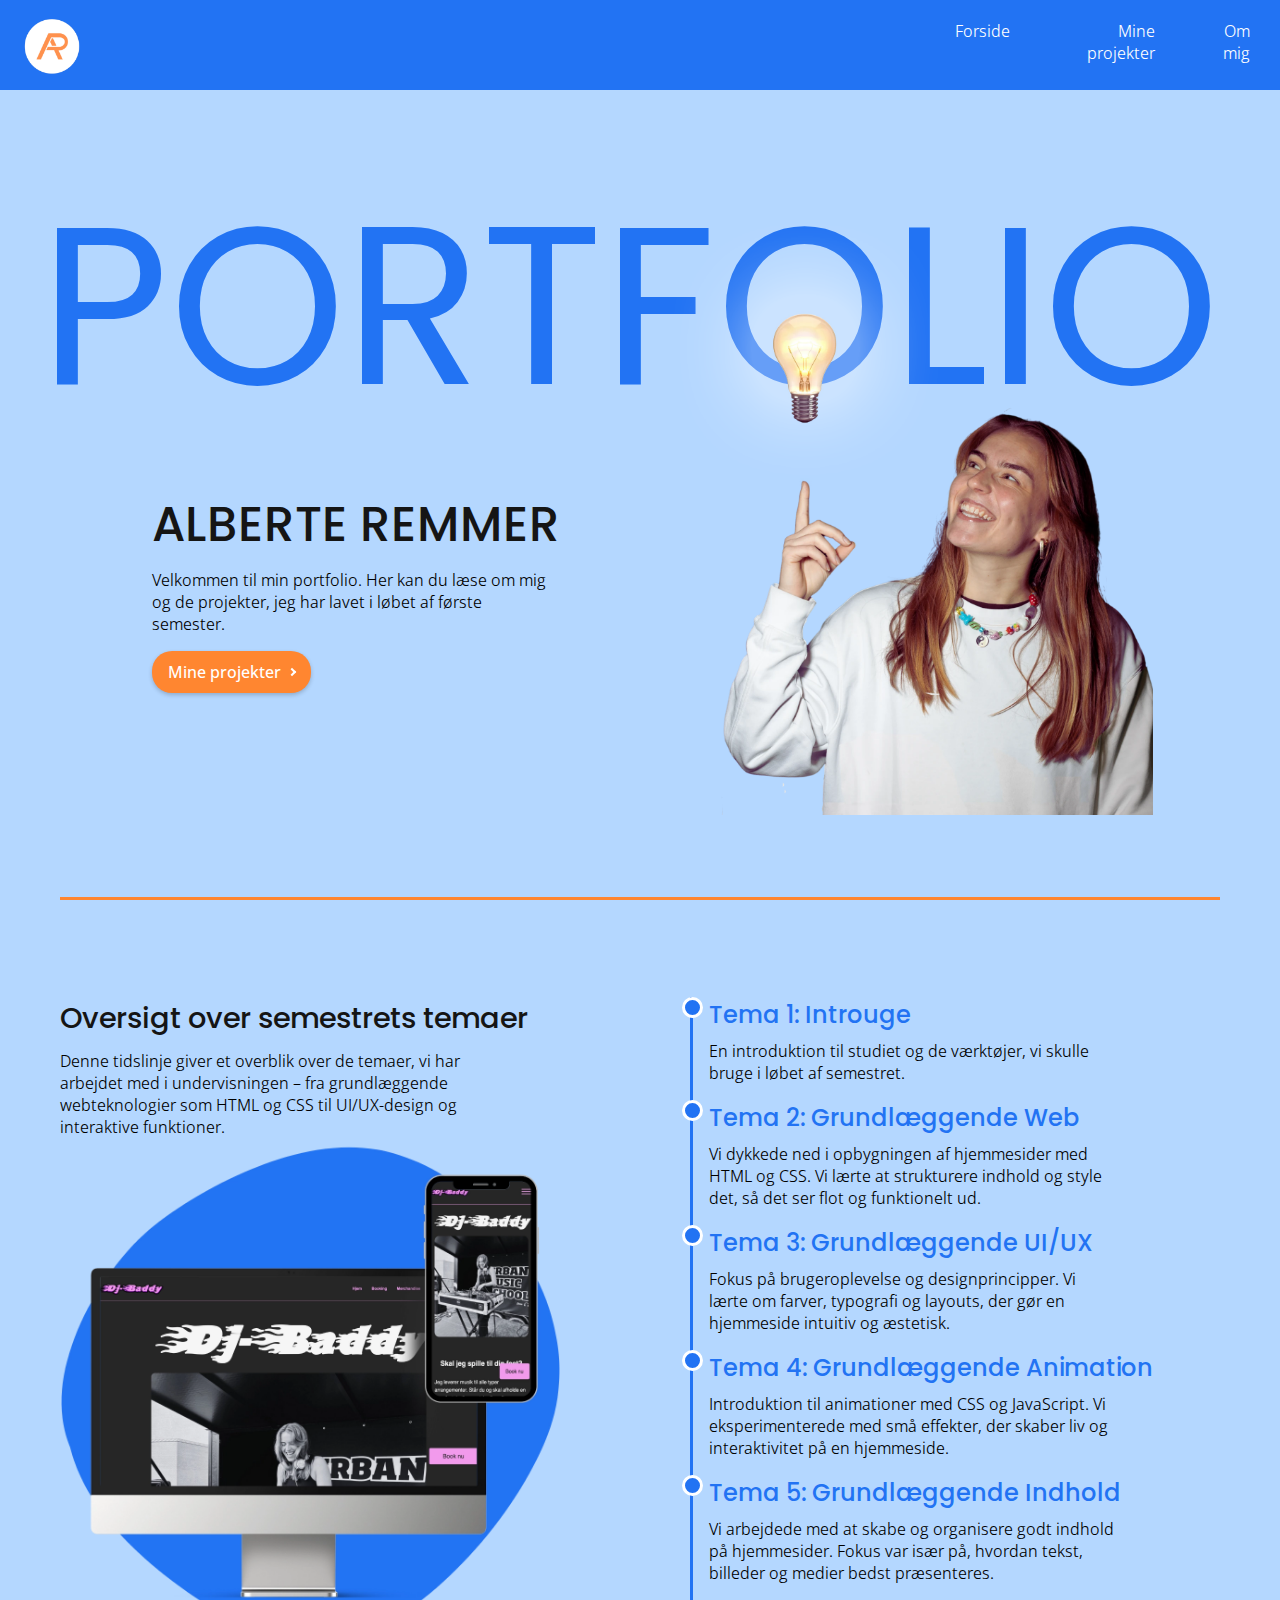
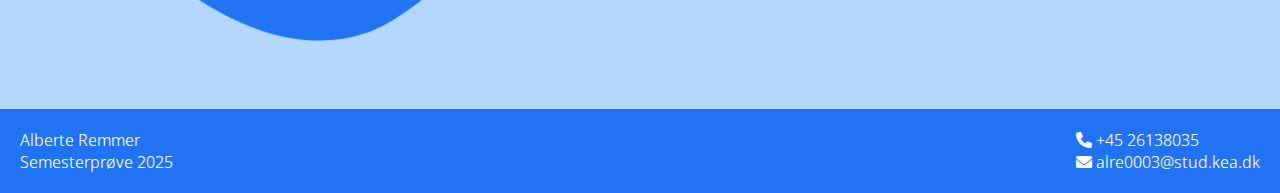
<file: index.html>
<!DOCTYPE html>
<html lang="da">

<head>
    <meta charset="UTF-8">
    <meta name="viewport" content="width=device-width, initial-scale=1.0">

    <link rel="preconnect" href="https://fonts.googleapis.com">
    <link rel="preconnect" href="https://fonts.gstatic.com" crossorigin>
    <link href="https://fonts.googleapis.com/css2?family=Poppins:wght@400;500;600;700;800&display=swap"
        rel="stylesheet">

    <link rel="preconnect" href="https://fonts.googleapis.com">
    <link rel="preconnect" href="https://fonts.gstatic.com" crossorigin>
    <link href="https://fonts.googleapis.com/css2?family=Open+Sans:ital,wght@0,300..800;1,300..800&display=swap"
        rel="stylesheet">

    <link rel="apple-touch-icon" sizes="180x180" href="favicon/apple-touch-icon.png">
    <link rel="icon" type="image/png" sizes="32x32" href="favicon/favicon-32x32.png">
    <link rel="icon" type="image/png" sizes="16x16" href="favicon/favicon-16x16.png">
    <link rel="manifest" href="favicon/site.webmanifest">

    <title>Forside</title>

    <link rel="stylesheet" href="style.css">
    <link rel="stylesheet" href="layout.css">

    <link href="https://cdnjs.cloudflare.com/ajax/libs/font-awesome/6.0.0-beta3/css/all.min.css" rel="stylesheet">
</head>

<body>
    <header>
        <div class="logo">
            <a href="index.html"><img src="images/logo.webp" alt="logo"></a>
        </div>
        <nav>
            <ul class="menu">
                <li><a href="index.html">Forside</a></li>
                <li><a href="portfolio.html">Mine projekter</a></li>
                <li><a href="cv.html">Om mig</a></li>
            </ul>
            <div class="burger">
                <div class="line"></div>
                <div class="line"></div>
                <div class="line"></div>
            </div>
        </nav>

    </header>


    <main>
        <h1> PORTFOLIO</h1>
        <div class="box">
            <h2>ALBERTE REMMER</h2>
            <p>Velkommen til min portfolio. Her kan du læse om mig og de projekter, jeg har lavet i løbet af første
                semester. </p>
            <div class="knap">
                <a href="portfolio.html">Mine projekter</a>
                <span class="pil"></span>
            </div>
        </div>

        <div id="ide">
            <img src="images/ide.webp" alt="knap">
        </div>




        <div class="tidslinje-container">
            <div class="linje2"></div>
            <div class="tidslinje-tekst">
                <h2>Oversigt over semestrets temaer</h2>
                <p>Denne tidslinje giver et overblik over de temaer, vi har arbejdet med i undervisningen – fra
                    grundlæggende webteknologier
                    som HTML og CSS til UI/UX-design og interaktive funktioner.</p>
            </div>
            <div class="tidslinje-punkter">
                <div class="tidslinje-tema">
                    <h3>Tema 1: Introuge</h3>
                    <p>En introduktion til studiet og de værktøjer, vi skulle bruge i løbet af semestret.
                    </p>
                </div>
                <div class="tidslinje-tema">
                    <h3>Tema 2: Grundlæggende Web</h3>
                    <p>Vi dykkede ned i opbygningen af hjemmesider med HTML og CSS. Vi lærte at strukturere indhold og
                        style
                        det, så det ser flot og funktionelt ud.</p>
                </div>
                <div class="tidslinje-tema">
                    <h3>Tema 3: Grundlæggende UI/UX</h3>
                    <p>Fokus på brugeroplevelse og designprincipper. Vi lærte om farver, typografi og layouts, der gør
                        en
                        hjemmeside intuitiv og æstetisk.</p>
                </div>
                <div class="tidslinje-tema">
                    <h3>Tema 4: Grundlæggende Animation</h3>
                    <p>Introduktion til animationer med CSS og JavaScript. Vi eksperimenterede med små effekter, der
                        skaber liv
                        og interaktivitet på en hjemmeside.</p>
                </div>
                <div class="tidslinje-tema">
                    <h3>Tema 5: Grundlæggende Indhold</h3>
                    <p>Vi arbejdede med at skabe og organisere godt indhold på hjemmesider. Fokus var især på,
                        hvordan tekst,
                        billeder og medier bedst præsenteres.</p>
                </div>
            </div>
            <div class="slideshow-container">
                <img class="slide" src="images/emnesite.webp" alt="Billede 1">
                <img class="slide" src="images/passionssite.webp" alt="Billede 2">
                <img class="slide" src="images/spillet.webp" alt="Billede 3">
                <img class="slide" src="images/studiestartsprøven.webp" alt="Billede 4">
                <img class="slide" src="images/virksomhed.webp" alt="Billede 5">
            </div>
        </div>





    </main>

    <footer>
        <div class="grid2_1-1">
            <div class="footer_navn">
                <p>Alberte Remmer</p>
                <p>Semesterprøve 2025</p>
            </div>
            <div class="footer_kontakt">
                <p class="center"><i class="fas fa-phone"></i> +45 26138035</p>
                <p class="center"><i class=" fas fa-envelope"></i> alre0003@stud.kea.dk</p>
            </div>
        </div>
    </footer>


    <script src="script.js"></script>
</body>

</html>
</file>
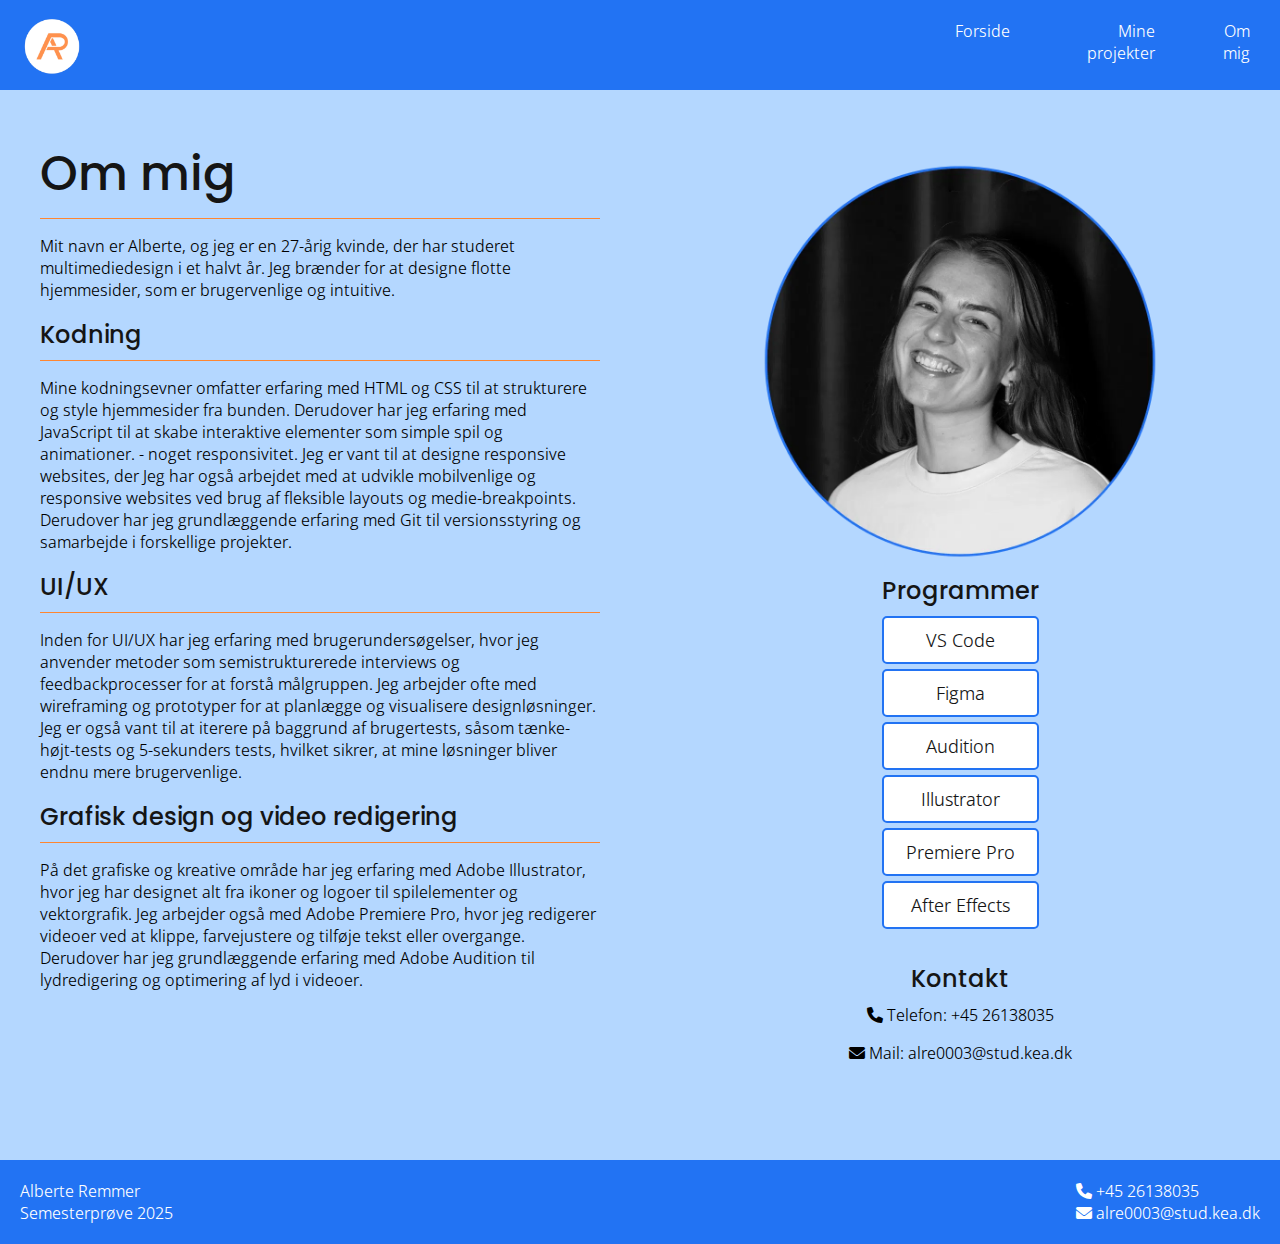
<file: cv.html>
<!DOCTYPE html>
<html lang="da">

<head>
    <meta charset="UTF-8">
    <meta name="viewport" content="width=device-width, initial-scale=1.0">

    <link rel="preconnect" href="https://fonts.googleapis.com">
    <link rel="preconnect" href="https://fonts.gstatic.com" crossorigin>
    <link href="https://fonts.googleapis.com/css2?family=Poppins:wght@400;500;600;700;800&display=swap"
        rel="stylesheet">

    <link rel="preconnect" href="https://fonts.googleapis.com">
    <link rel="preconnect" href="https://fonts.gstatic.com" crossorigin>
    <link href="https://fonts.googleapis.com/css2?family=Open+Sans:ital,wght@0,300..800;1,300..800&display=swap"
        rel="stylesheet">

    <link rel="apple-touch-icon" sizes="180x180" href="favicon/apple-touch-icon.png">
    <link rel="icon" type="image/png" sizes="32x32" href="favicon/favicon-32x32.png">
    <link rel="icon" type="image/png" sizes="16x16" href="favicon/favicon-16x16.png">
    <link rel="manifest" href="favicon/site.webmanifest">

    <title>Forside</title>

    <link rel="stylesheet" href="style.css">
    <link rel="stylesheet" href="layout.css">

    <link href="https://cdnjs.cloudflare.com/ajax/libs/font-awesome/6.0.0-beta3/css/all.min.css" rel="stylesheet">

</head>

<body>
    <header>
        <div class="logo">
            <a href="index.html"><img src="images/logo.webp" alt="logo"></a>
        </div>
        <nav>
            <ul class="menu">
                <li><a href="index.html">Forside</a></li>
                <li><a href="portfolio.html">Mine projekter</a></li>
                <li><a href="cv.html">Om mig</a></li>
            </ul>
            <div class="burger">
                <div class="line"></div>
                <div class="line"></div>
                <div class="line"></div>
            </div>
        </nav>

    </header>


    <main>
        <div class="grid_1-1">
            <div>
                <h2>Om mig</h2>
                <div class="linje"></div>
                <p class="tekst">Mit navn er Alberte, og jeg er en 27-årig kvinde, der har studeret multimediedesign i
                    et halvt år. Jeg brænder for at designe flotte hjemmesider, som er brugervenlige og intuitive.</p>
            </div>
            <div class="flex3">
                <div class="img">
                    <img src="images/portræt.webp" alt="portræt">
                </div>
            </div>
            <div>
                <h3>Kodning</h3>
                <div class="linje"></div>
                <p class="tekst">Mine kodningsevner omfatter erfaring med HTML og CSS til at strukturere og style
                    hjemmesider fra bunden. Derudover har jeg erfaring med JavaScript til at
                    skabe interaktive elementer som simple spil og animationer.
                    - noget responsivitet.
                    Jeg er vant til at designe responsive
                    websites, der

                    Jeg har også
                    arbejdet med at udvikle
                    mobilvenlige og responsive websites ved brug af fleksible layouts og medie-breakpoints. Derudover
                    har
                    jeg grundlæggende
                    erfaring med Git til versionsstyring og samarbejde i forskellige projekter.</p>
                <h3>UI/UX</h3>
                <div class="linje"></div>
                <p class="tekst">Inden for UI/UX har jeg erfaring med brugerundersøgelser, hvor jeg anvender metoder som
                    semistrukturerede interviews og
                    feedbackprocesser for at forstå målgruppen. Jeg arbejder ofte med wireframing og prototyper for at
                    planlægge og
                    visualisere designløsninger.
                    Jeg er også vant til at iterere på baggrund af brugertests, såsom tænke-højt-tests og 5-sekunders
                    tests, hvilket sikrer,
                    at mine løsninger bliver endnu mere brugervenlige.</p>
                <h3>Grafisk design og video redigering</h3>
                <div class="linje"></div>
                <p class="tekst">På det grafiske og kreative område har jeg erfaring med Adobe Illustrator, hvor
                    jeg har designet alt fra ikoner og
                    logoer til spilelementer og vektorgrafik. Jeg arbejder også med Adobe Premiere Pro, hvor jeg
                    redigerer videoer ved at
                    klippe, farvejustere og tilføje tekst eller overgange. Derudover har jeg grundlæggende erfaring med
                    Adobe Audition til
                    lydredigering og optimering af lyd i videoer. </p>

            </div>

            <div class="flex2">
                <div class="mellemrum">
                    <h3>Programmer</h3>
                    <ul>
                        <li class="liste">VS Code</li>
                        <li class="liste">Figma</li>
                        <li class="liste">Audition</li>
                        <li class="liste">Illustrator</li>
                        <li class="liste">Premiere Pro</li>
                        <li class="liste">After Effects</li>


                    </ul>
                </div>

                <div>
                    <h3>Kontakt</h3>
                    <p class="center"><i class="fas fa-phone"></i> Telefon: +45 26138035</p>
                    <p class="center"><i class=" fas fa-envelope"></i> Mail: alre0003@stud.kea.dk</p>
                </div>
            </div>
        </div>

    </main>

    <footer>
        <div class="grid2_1-1">
            <div class="footer_navn">
                <p>Alberte Remmer</p>
                <p>Semesterprøve 2025</p>
            </div>
            <div class="footer_kontakt">
                <p class="center"><i class="fas fa-phone"></i> +45 26138035</p>
                <p class="center"><i class=" fas fa-envelope"></i> alre0003@stud.kea.dk</p>
            </div>
        </div>
    </footer>

    <script src="script.js"></script>
</body>

</html>
</file>
<file: style.css>
/* ****************** GENERELT ****************** */

:root {
  /* Spacing */
  --space-xs: 0.5rem;
  --space-sm: 1rem;
  --space-md: 1.5rem;
  --space-lg: 3rem;
  --space-xl: 5rem;

  /* Farver */
  --primary: #b4d7ff;
  --secondary: #2273f3;
  --tertiary: #ffffff;
  --quarternary: #151515;
  --accent: #ff8630;

  /* Fonte */
  --font-primary: "Poppins", sans-serif;
  --font-secondary: "Open Sans", sans-serif;
}

html {
  background-color: var(--primary);
}

* {
  margin: 0;
  padding: 0;
  box-sizing: border-box;
}

img {
  width: 100%;
}

h1,
h2,
h3 {
  font-family: var(--font-primary);
  font-weight: 500;
  font-style: normal;
}

h1 {
  font-size: 4.8rem;
  color: var(--secondary);
  margin-top: var(--space-md);
}

h2,
h3 {
  color: var(--quarternary);
  margin-bottom: var(--space-xs);
}

p,
ul {
  font-family: var(--font-secondary);
  font-weight: 350;
  font-size: 1rem;
  max-width: 35ch;
  margin-bottom: var(--space-sm);
}

ul {
  list-style-position: inside; /* Justér punkterne inden for marginen */
}

a {
  font-family: var(--font-secondary);
}

.knap {
  font-family: var(--font-secondary);
  font-weight: 500;
  font-size: 1rem;
}

main {
  margin: var(--space-sm);
}

/* ****************** MENU ****************** */

header {
  position: sticky;
  top: 0;
  display: flex;
  justify-content: space-between;
  align-items: center;
  padding-right: 20px;
  background-color: var(--secondary);
  z-index: 100;
}

.logo img {
  width: 70px;
  height: 70px;
}

nav {
  display: flex;
  align-items: center;
}

.menu {
  display: flex;
  list-style: none;
}

.menu li {
  margin-right: 20px;
}

.menu li:last-child {
  margin-right: 0;
}

.menu a {
  display: block;
  padding: 10px;
  color: var(--tertiary);
  text-decoration: none;
  text-align: end;
  transition: color 0.3s;
}

.menu a:hover {
  color: var(--accent);
}

.burger {
  display: none;
  width: 30px;
  height: 20px;
  cursor: pointer;
  z-index: 101; /* Sørg for, at burger-menuen er foran */
}

.burger .line {
  width: 100%;
  height: 2px;
  background-color: var(--tertiary);
  margin-bottom: 5px;
  transition: 0.2s linear;
}

@media screen and (max-width: 600px) {
  .menu {
    display: none;
  }

  .burger {
    display: block;
  }

  .burger.active .line:nth-child(1) {
    transform: rotate(45deg) translate(5px, 5px);
  }

  .burger.active .line:nth-child(2) {
    opacity: 0;
  }

  .burger.active .line:nth-child(3) {
    transform: rotate(-45deg) translate(5px, -5px);
  }

  nav.active .menu {
    display: block;
    background-color: var(--secondary);
    position: absolute;
    top: 60px;
    right: 0;
    width: 100%;
    box-shadow: 0 10px 10px rgba(0, 0, 0, 0.1);
    z-index: 1;
  }

  nav.active .menu li {
    margin: 10px 20px;
  }

  nav.active .menu a {
    font-size: 1rem;
  }
}

/******************** FOOTER *******************/
footer {
  background-color: var(--secondary); /* Blå baggrund */
  color: var(--tertiary); /* Hvid tekst */
  padding: 20px;
  font-family: "Open Sans", sans-serif;
  position: relative;
}

.grid2_1-1 {
  display: flex; /* Brug Flexbox til at arrangere elementerne horisontalt */
  justify-content: space-between; /* Placer venstre og højre sektion adskilt */
}

.footer_navn,
.footer_kontakt {
  display: flex;
  flex-direction: column; /* Sørger for at teksten i hver sektion står vertikalt */
}

.footer_navn p,
.footer_kontakt p {
  margin: 0; /* Fjerner margin omkring tekst */
  font-size: 1rem; /* Justerer tekststørrelsen */
}

/* ****************** FORSIDE ****************** */

.knap {
  display: inline-flex; /* knappen tilpasser sin bredde til sit indhold (teksten).*/
  align-items: center;
  color: var(--tertiary);
  background-color: var(--accent);
  padding: 10px 16px;
  border: none;
  border-radius: 20px;
  box-shadow: 0 2px 4px rgba(0, 0, 0, 0.2);
  cursor: pointer;
  transition: background-color 0.3s ease, transform 0.3s ease;
  margin-bottom: var(--space-md);
  position: relative; /* Sørg for, at z-index fungerer */
  z-index: 10;
}

.knap a {
  text-decoration: none;
  color: #ffffff;
}

.knap .pil {
  width: 6px;
  height: 6px;
  border-right: 2px solid var(--tertiary);
  border-bottom: 2px solid var(--tertiary);
  transform: rotate(-45deg);
  margin-left: 8px;
  transition: transform 0.3s ease;
}

.knap:hover {
  background-color: var(--quarternary);
  transform: scale(1.05);
}

.knap:hover .pil {
  transform: rotate(-45deg) translate(4px, 4px);
}

.box {
  grid-column: 1/3;
}

#ide {
  position: absolute;
  width: 60%;
  aspect-ratio: 2/0;
  top: 34%;
  left: 35%;
}
.linje2 {
  border: 0;
  border-top: 3px solid var(--accent);
  width: 100%;
  margin: 0 auto var(--space-sm);
}

.tidslinje-container {
  margin-top: 14.5rem;
}

.tidslinje-tekst {
  text-align: left;
}

.tidslinje-tekst h2 {
  font-size: 1.8rem;
  margin-bottom: 10px;
}

.tidslinje-tekst p {
  font-size: 1rem;
  max-width: 40ch;
}

.tidslinje-punkter {
  border-left: 3px solid var(--secondary); /* Lodret linje til tidslinjen */
}

.tidslinje-tema {
  position: relative;
  margin-bottom: var(--space-sm);
  padding-left: var(--space-sm);
}

.tidslinje-tema::before {
  content: "";
  position: absolute;
  left: -11px;
  top: 0;
  width: 15px;
  height: 15px;
  background-color: var(--secondary); /* Cirkelens farve */
  border-radius: 50%; /* Gør det til en cirkel */
  border: 3px solid var(--tertiary);
}

.tidslinje-tema h3 {
  margin-bottom: var(--space-xs);
  color: var(--secondary);
}

.slideshow-container {
  width: 100%;
  max-width: 600px; /* Du kan ændre størrelsen på slideshowet */
  margin-left: 0; /* Placerer containeren til højre */
  margin-right: auto; /* Ingen margin til højre */
  position: relative;
}

/* Skjul billederne, indtil de skal vises */
.slide {
  display: none;
  width: 100%;
  border-radius: 10px; /* Runde hjørner på billeder */
}

/* Vis det første billede */
.slide:first-child {
  display: block;
}

/* ****************** PORTFOLIO ****************** */

.linje {
  border: 0;
  border-top: 1px solid var(--accent);
  width: 100%;
  margin: 0 auto var(--space-sm);
}

details {
  margin-bottom: var(--space-sm); /* Giver samme spacing som andre elementer */
  background-color: var(--primary); /* Hvid baggrund som kontrast */
}

summary {
  font-family: var(--font-primary); /* Matcher dine overskrifter */
  font-weight: 600;
  font-size: 1.2rem; /* Lidt større tekst */
  cursor: pointer;
  color: var(--secondary); /* Samme blå som andre links */
  margin-bottom: var(--space-xs); /* Ensartet spacing under summary */
}

summary:hover {
  text-decoration: none;
  color: var(--accent); /* Giver en hover-effekt med accentfarven */
}

details p {
  max-width: 45ch;
}

.emnesite {
  border-radius: 20px;
}

.ikoner {
  margin-bottom: var(--space-md);
}

/* Sørg for at video fylder hele containeren */
.video-container video {
  width: 100%; /* Fylder containerens bredde */
  height: 100%; /* Fylder containerens højde */
  border-radius: 20px;
}

/**** CV ****/

.tekst {
  max-width: 45ch;
}

ul {
  list-style-type: none; /* Fjern de normale punkttegn */
}

.liste {
  font-size: 18px; /* Større skrift */
  color: var(--quarternary); /* Mørk tekstfarve */
  background-color: var(--tertiary); /* Lys baggrund */
  padding: 10px; /* Indre afstand omkring tekst */
  margin-bottom: 5px; /* Lidt afstand mellem hvert punkt */
  border-radius: 5px; /* Runde hjørner på hver listepost */
  transition: background-color 0.3s ease; /* Smidig overgang ved hover */
  border: 2px solid var(--secondary);
}
</file>
<file: layout.css>
@media (min-width: 1024px) {
  /* Generelt */
  main {
    margin: var(--space-lg);
    max-width: 1200px;
    margin-inline: auto;
  }

  h1 {
    font-size: 14rem;
    font-weight: 400;
  }

  h2 {
    font-size: 3rem;
  }

  h3 {
    font-size: 1.5rem;
  }

  p {
    max-width: 45ch;
  }

  header {
    padding-left: 10px;
  }

  .logo img {
    width: 80px;
    height: 80px;
  }

  nav {
    padding-top: 10px;
  }

  /* Forside */

  #ide {
    position: absolute;
    width: 40%;
    aspect-ratio: 2/0;
    top: 12%;
    left: 51%;
  }
  .box {
    margin-left: 7rem;
    margin-top: 1rem;
  }

  .tidslinje-container {
    display: grid;
    grid-template-columns: 1fr 1fr; /* Tidslinje til venstre og tekst til højre */
    gap: 100px; /* Afstand mellem kolonnerne */
    align-items: start;
    padding: 20px;
    margin-top: 10rem;
  }

  .linje2 {
    grid-column: 1/3;
    grid-row: 1/3;
  }
  .tidslinje-tekst p {
    max-width: 51ch;
  }

  .tidslinje-tekst {
    grid-column: 1/3;
    grid-row: 2/3;
  }

  .tidslinje-punkter {
    grid-column: 2/3;
    grid-row: 2/3;
  }

  .slideshow-container {
    grid-column: 1/3;
    grid-row: 2/3;
    margin-top: 9rem;
  }

  /* Portfolio */

  .linje {
    width: 100%;
    margin-bottom: var(--space-sm); /* Margen forneden */
    margin-left: 0;
  }
  details p {
    max-width: 65ch;
  }

  .grid_1-1 {
    display: grid;
    grid-template-columns: 1fr 1fr;
    margin-bottom: var(--space-xl);
    grid-column-gap: 80px;
  }
  img {
    max-width: 500px;
  }
  .flex {
    grid-column: 2/3;
    grid-row: 1/3;
    display: flex; /* Gør .box-2 til en flex-container */
    justify-content: center; /* Centrerer indholdet vandret (fra venstre til højre) */
    align-items: center;
  }
  .proces {
    grid-column: 2/3;
    grid-row: 1/3;
  }
  .billede {
    grid-column: 1/3;
    grid-row: 1/3;
  }
  .space_bottom {
    margin-bottom: 4.6rem;
  }
  /* CV */

  .tekst {
    max-width: 65ch;
  }
  .flex2 {
    grid-column: 2/3;
    grid-row: 2/3;
    display: flex; /* Gør .box-2 til en flex-container */
    flex-direction: column;
    align-items: center;
    text-align: center;
    margin-top: 11rem;
  }
  .mellemrum {
    margin-top: var(--space-xl);
    margin-bottom: var(--space-sm);
  }

  .ikoner {
    grid-column: 2/3;
    grid-row: 1/3;
  }
  .details {
    grid-column: 1/3;
  }

  .flex3 {
    grid-column: 2/3;
    grid-row: 1/3;
    display: flex; /* Gør .box-2 til en flex-container */
    justify-content: center; /* Centrerer indholdet vandret (fra venstre til højre) */
  }
}
</file>
